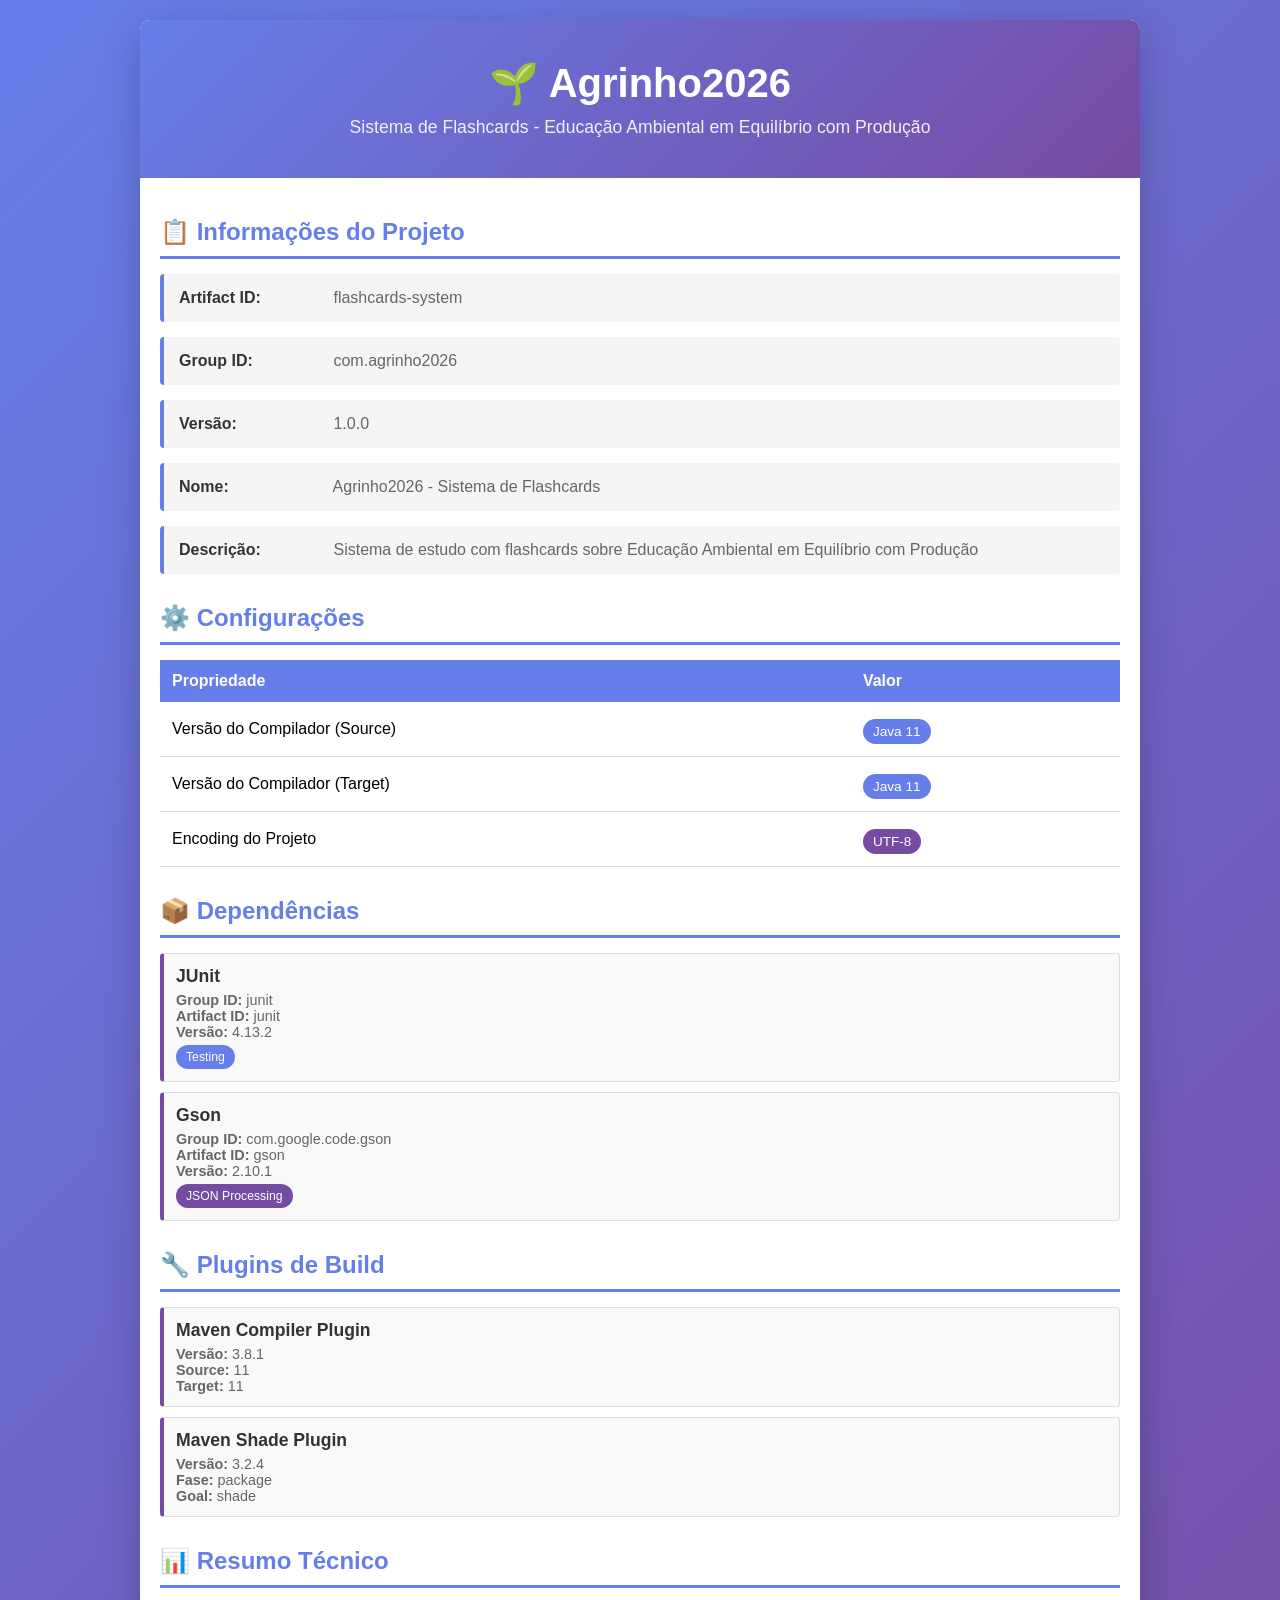
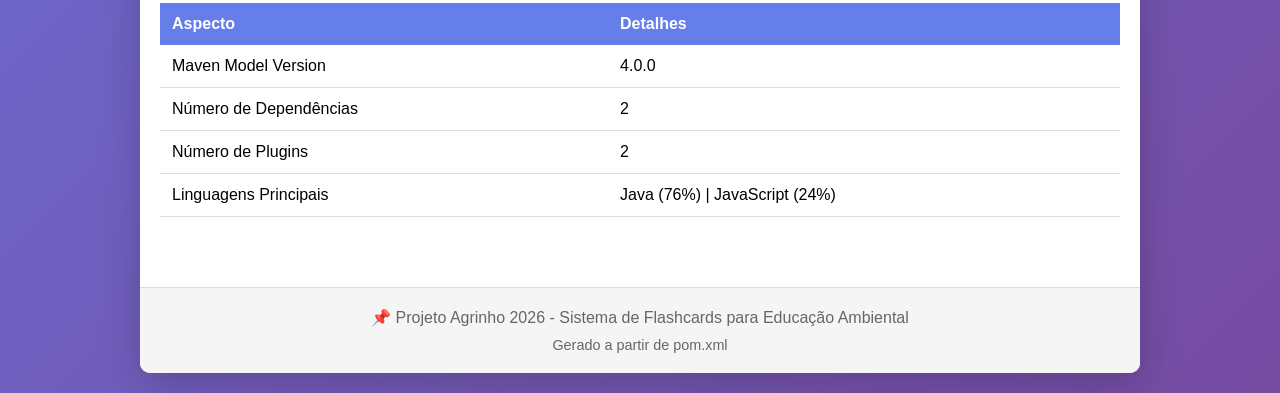
<file: index.html>
<!DOCTYPE html>
<html lang="pt-BR">
<head>
    <meta charset="UTF-8">
    <meta name="viewport" content="width=device-width, initial-scale=1.0">
    <title>Agrinho2026 - Sistema de Flashcards</title>
    <style>
        * {
            margin: 0;
            padding: 0;
            box-sizing: border-box;
        }

        body {
            font-family: 'Segoe UI', Tahoma, Geneva, Verdana, sans-serif;
            background: linear-gradient(135deg, #667eea 0%, #764ba2 100%);
            min-height: 100vh;
            padding: 20px;
        }

        .container {
            max-width: 1000px;
            margin: 0 auto;
            background: white;
            border-radius: 10px;
            box-shadow: 0 10px 40px rgba(0, 0, 0, 0.2);
            overflow: hidden;
        }

        .header {
            background: linear-gradient(135deg, #667eea 0%, #764ba2 100%);
            color: white;
            padding: 40px 20px;
            text-align: center;
        }

        .header h1 {
            font-size: 2.5em;
            margin-bottom: 10px;
        }

        .header p {
            font-size: 1.1em;
            opacity: 0.9;
        }

        .content {
            padding: 40px 20px;
        }

        .section {
            margin-bottom: 30px;
        }

        .section-title {
            font-size: 1.5em;
            color: #667eea;
            margin-bottom: 15px;
            border-bottom: 3px solid #667eea;
            padding-bottom: 10px;
        }

        .info-block {
            background: #f5f5f5;
            border-left: 4px solid #667eea;
            padding: 15px;
            margin-bottom: 15px;
            border-radius: 4px;
        }

        .info-label {
            font-weight: bold;
            color: #333;
            display: inline-block;
            min-width: 150px;
        }

        .info-value {
            color: #666;
        }

        table {
            width: 100%;
            border-collapse: collapse;
            margin-top: 15px;
        }

        table th {
            background: #667eea;
            color: white;
            padding: 12px;
            text-align: left;
            font-weight: bold;
        }

        table td {
            border-bottom: 1px solid #ddd;
            padding: 12px;
        }

        table tr:hover {
            background: #f9f9f9;
        }

        .dependency-item {
            background: #f9f9f9;
            border: 1px solid #ddd;
            padding: 12px;
            margin-bottom: 10px;
            border-radius: 4px;
            border-left: 4px solid #764ba2;
        }

        .dependency-name {
            font-weight: bold;
            color: #333;
            font-size: 1.1em;
        }

        .dependency-detail {
            color: #666;
            margin-top: 5px;
            font-size: 0.9em;
        }

        .badge {
            display: inline-block;
            padding: 5px 10px;
            border-radius: 20px;
            font-size: 0.85em;
            margin-right: 5px;
            margin-top: 5px;
        }

        .badge-primary {
            background: #667eea;
            color: white;
        }

        .badge-secondary {
            background: #764ba2;
            color: white;
        }

        .footer {
            background: #f5f5f5;
            padding: 20px;
            text-align: center;
            color: #666;
            border-top: 1px solid #ddd;
        }

        @media (max-width: 768px) {
            .header h1 {
                font-size: 1.8em;
            }

            .content {
                padding: 20px;
            }

            table {
                font-size: 0.9em;
            }
        }
    </style>
</head>
<body>
    <div class="container">
        <div class="header">
            <h1>🌱 Agrinho2026</h1>
            <p>Sistema de Flashcards - Educação Ambiental em Equilíbrio com Produção</p>
        </div>

        <div class="content">
            <!-- Informações do Projeto -->
            <div class="section">
                <h2 class="section-title">📋 Informações do Projeto</h2>
                <div class="info-block">
                    <span class="info-label">Artifact ID:</span>
                    <span class="info-value">flashcards-system</span>
                </div>
                <div class="info-block">
                    <span class="info-label">Group ID:</span>
                    <span class="info-value">com.agrinho2026</span>
                </div>
                <div class="info-block">
                    <span class="info-label">Versão:</span>
                    <span class="info-value">1.0.0</span>
                </div>
                <div class="info-block">
                    <span class="info-label">Nome:</span>
                    <span class="info-value">Agrinho2026 - Sistema de Flashcards</span>
                </div>
                <div class="info-block">
                    <span class="info-label">Descrição:</span>
                    <span class="info-value">Sistema de estudo com flashcards sobre Educação Ambiental em Equilíbrio com Produção</span>
                </div>
            </div>

            <!-- Configurações -->
            <div class="section">
                <h2 class="section-title">⚙️ Configurações</h2>
                <table>
                    <thead>
                        <tr>
                            <th>Propriedade</th>
                            <th>Valor</th>
                        </tr>
                    </thead>
                    <tbody>
                        <tr>
                            <td>Versão do Compilador (Source)</td>
                            <td><span class="badge badge-primary">Java 11</span></td>
                        </tr>
                        <tr>
                            <td>Versão do Compilador (Target)</td>
                            <td><span class="badge badge-primary">Java 11</span></td>
                        </tr>
                        <tr>
                            <td>Encoding do Projeto</td>
                            <td><span class="badge badge-secondary">UTF-8</span></td>
                        </tr>
                    </tbody>
                </table>
            </div>

            <!-- Dependências -->
            <div class="section">
                <h2 class="section-title">📦 Dependências</h2>
                
                <div class="dependency-item">
                    <div class="dependency-name">JUnit</div>
                    <div class="dependency-detail">
                        <strong>Group ID:</strong> junit<br>
                        <strong>Artifact ID:</strong> junit<br>
                        <strong>Versão:</strong> 4.13.2<br>
                        <span class="badge badge-primary">Testing</span>
                    </div>
                </div>

                <div class="dependency-item">
                    <div class="dependency-name">Gson</div>
                    <div class="dependency-detail">
                        <strong>Group ID:</strong> com.google.code.gson<br>
                        <strong>Artifact ID:</strong> gson<br>
                        <strong>Versão:</strong> 2.10.1<br>
                        <span class="badge badge-secondary">JSON Processing</span>
                    </div>
                </div>
            </div>

            <!-- Plugins -->
            <div class="section">
                <h2 class="section-title">🔧 Plugins de Build</h2>
                
                <div class="dependency-item">
                    <div class="dependency-name">Maven Compiler Plugin</div>
                    <div class="dependency-detail">
                        <strong>Versão:</strong> 3.8.1<br>
                        <strong>Source:</strong> 11<br>
                        <strong>Target:</strong> 11
                    </div>
                </div>

                <div class="dependency-item">
                    <div class="dependency-name">Maven Shade Plugin</div>
                    <div class="dependency-detail">
                        <strong>Versão:</strong> 3.2.4<br>
                        <strong>Fase:</strong> package<br>
                        <strong>Goal:</strong> shade
                    </div>
                </div>
            </div>

            <!-- Resumo Técnico -->
            <div class="section">
                <h2 class="section-title">📊 Resumo Técnico</h2>
                <table>
                    <thead>
                        <tr>
                            <th>Aspecto</th>
                            <th>Detalhes</th>
                        </tr>
                    </thead>
                    <tbody>
                        <tr>
                            <td>Maven Model Version</td>
                            <td>4.0.0</td>
                        </tr>
                        <tr>
                            <td>Número de Dependências</td>
                            <td>2</td>
                        </tr>
                        <tr>
                            <td>Número de Plugins</td>
                            <td>2</td>
                        </tr>
                        <tr>
                            <td>Linguagens Principais</td>
                            <td>Java (76%) | JavaScript (24%)</td>
                        </tr>
                    </tbody>
                </table>
            </div>
        </div>

        <div class="footer">
            <p>📌 Projeto Agrinho 2026 - Sistema de Flashcards para Educação Ambiental</p>
            <p style="margin-top: 10px; font-size: 0.9em;">Gerado a partir de pom.xml</p>
        </div>
    </div>
</body>
</html>
</file>
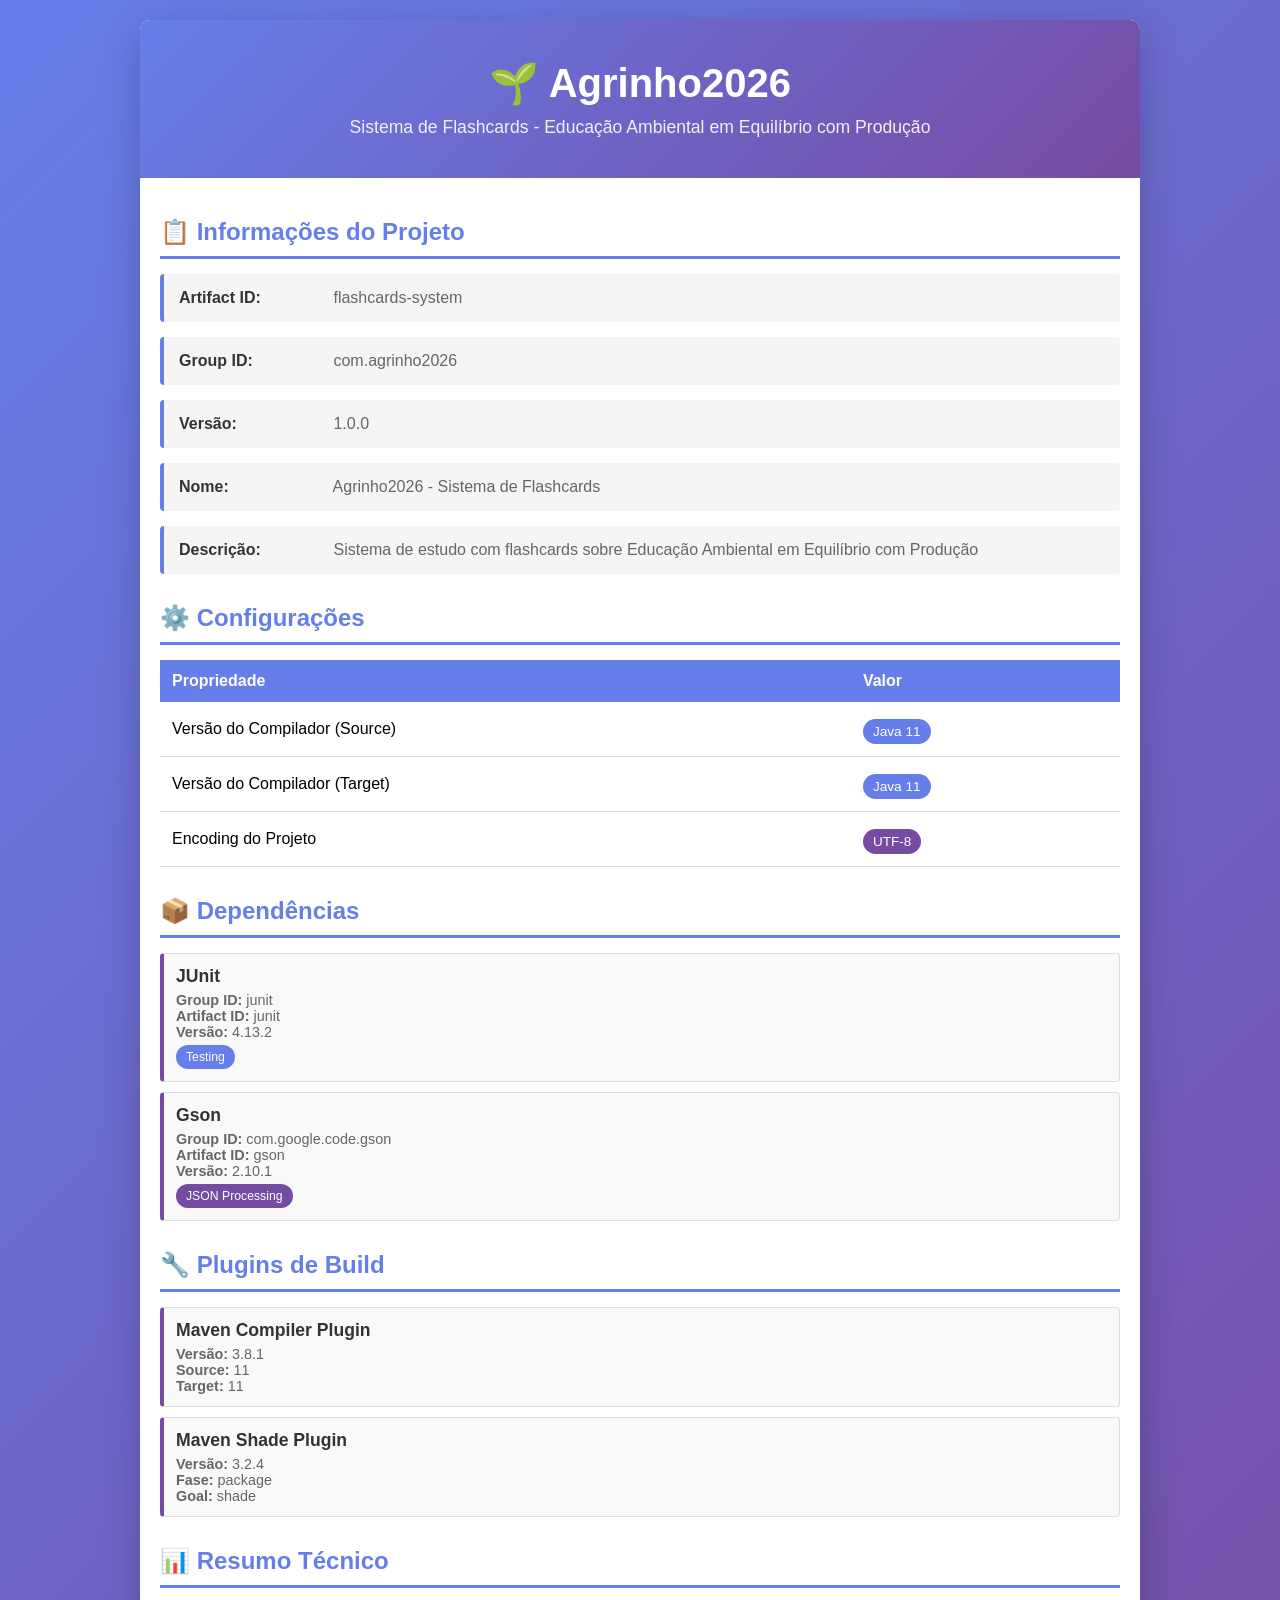
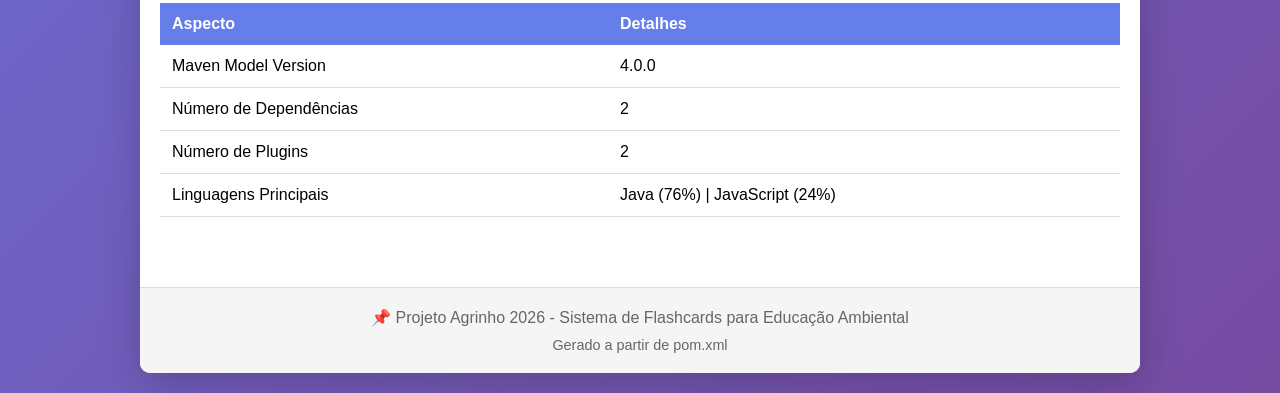
<file: pom.html>
<!DOCTYPE html>
<html lang="pt-BR">
<head>
    <meta charset="UTF-8">
    <meta name="viewport" content="width=device-width, initial-scale=1.0">
    <title>Agrinho2026 - Sistema de Flashcards</title>
    <style>
        * {
            margin: 0;
            padding: 0;
            box-sizing: border-box;
        }

        body {
            font-family: 'Segoe UI', Tahoma, Geneva, Verdana, sans-serif;
            background: linear-gradient(135deg, #667eea 0%, #764ba2 100%);
            min-height: 100vh;
            padding: 20px;
        }

        .container {
            max-width: 1000px;
            margin: 0 auto;
            background: white;
            border-radius: 10px;
            box-shadow: 0 10px 40px rgba(0, 0, 0, 0.2);
            overflow: hidden;
        }

        .header {
            background: linear-gradient(135deg, #667eea 0%, #764ba2 100%);
            color: white;
            padding: 40px 20px;
            text-align: center;
        }

        .header h1 {
            font-size: 2.5em;
            margin-bottom: 10px;
        }

        .header p {
            font-size: 1.1em;
            opacity: 0.9;
        }

        .content {
            padding: 40px 20px;
        }

        .section {
            margin-bottom: 30px;
        }

        .section-title {
            font-size: 1.5em;
            color: #667eea;
            margin-bottom: 15px;
            border-bottom: 3px solid #667eea;
            padding-bottom: 10px;
        }

        .info-block {
            background: #f5f5f5;
            border-left: 4px solid #667eea;
            padding: 15px;
            margin-bottom: 15px;
            border-radius: 4px;
        }

        .info-label {
            font-weight: bold;
            color: #333;
            display: inline-block;
            min-width: 150px;
        }

        .info-value {
            color: #666;
        }

        table {
            width: 100%;
            border-collapse: collapse;
            margin-top: 15px;
        }

        table th {
            background: #667eea;
            color: white;
            padding: 12px;
            text-align: left;
            font-weight: bold;
        }

        table td {
            border-bottom: 1px solid #ddd;
            padding: 12px;
        }

        table tr:hover {
            background: #f9f9f9;
        }

        .dependency-item {
            background: #f9f9f9;
            border: 1px solid #ddd;
            padding: 12px;
            margin-bottom: 10px;
            border-radius: 4px;
            border-left: 4px solid #764ba2;
        }

        .dependency-name {
            font-weight: bold;
            color: #333;
            font-size: 1.1em;
        }

        .dependency-detail {
            color: #666;
            margin-top: 5px;
            font-size: 0.9em;
        }

        .badge {
            display: inline-block;
            padding: 5px 10px;
            border-radius: 20px;
            font-size: 0.85em;
            margin-right: 5px;
            margin-top: 5px;
        }

        .badge-primary {
            background: #667eea;
            color: white;
        }

        .badge-secondary {
            background: #764ba2;
            color: white;
        }

        .footer {
            background: #f5f5f5;
            padding: 20px;
            text-align: center;
            color: #666;
            border-top: 1px solid #ddd;
        }

        @media (max-width: 768px) {
            .header h1 {
                font-size: 1.8em;
            }

            .content {
                padding: 20px;
            }

            table {
                font-size: 0.9em;
            }
        }
    </style>
</head>
<body>
    <div class="container">
        <div class="header">
            <h1>🌱 Agrinho2026</h1>
            <p>Sistema de Flashcards - Educação Ambiental em Equilíbrio com Produção</p>
        </div>

        <div class="content">
            <!-- Informações do Projeto -->
            <div class="section">
                <h2 class="section-title">📋 Informações do Projeto</h2>
                <div class="info-block">
                    <span class="info-label">Artifact ID:</span>
                    <span class="info-value">flashcards-system</span>
                </div>
                <div class="info-block">
                    <span class="info-label">Group ID:</span>
                    <span class="info-value">com.agrinho2026</span>
                </div>
                <div class="info-block">
                    <span class="info-label">Versão:</span>
                    <span class="info-value">1.0.0</span>
                </div>
                <div class="info-block">
                    <span class="info-label">Nome:</span>
                    <span class="info-value">Agrinho2026 - Sistema de Flashcards</span>
                </div>
                <div class="info-block">
                    <span class="info-label">Descrição:</span>
                    <span class="info-value">Sistema de estudo com flashcards sobre Educação Ambiental em Equilíbrio com Produção</span>
                </div>
            </div>

            <!-- Configurações -->
            <div class="section">
                <h2 class="section-title">⚙️ Configurações</h2>
                <table>
                    <thead>
                        <tr>
                            <th>Propriedade</th>
                            <th>Valor</th>
                        </tr>
                    </thead>
                    <tbody>
                        <tr>
                            <td>Versão do Compilador (Source)</td>
                            <td><span class="badge badge-primary">Java 11</span></td>
                        </tr>
                        <tr>
                            <td>Versão do Compilador (Target)</td>
                            <td><span class="badge badge-primary">Java 11</span></td>
                        </tr>
                        <tr>
                            <td>Encoding do Projeto</td>
                            <td><span class="badge badge-secondary">UTF-8</span></td>
                        </tr>
                    </tbody>
                </table>
            </div>

            <!-- Dependências -->
            <div class="section">
                <h2 class="section-title">📦 Dependências</h2>
                
                <div class="dependency-item">
                    <div class="dependency-name">JUnit</div>
                    <div class="dependency-detail">
                        <strong>Group ID:</strong> junit<br>
                        <strong>Artifact ID:</strong> junit<br>
                        <strong>Versão:</strong> 4.13.2<br>
                        <span class="badge badge-primary">Testing</span>
                    </div>
                </div>

                <div class="dependency-item">
                    <div class="dependency-name">Gson</div>
                    <div class="dependency-detail">
                        <strong>Group ID:</strong> com.google.code.gson<br>
                        <strong>Artifact ID:</strong> gson<br>
                        <strong>Versão:</strong> 2.10.1<br>
                        <span class="badge badge-secondary">JSON Processing</span>
                    </div>
                </div>
            </div>

            <!-- Plugins -->
            <div class="section">
                <h2 class="section-title">🔧 Plugins de Build</h2>
                
                <div class="dependency-item">
                    <div class="dependency-name">Maven Compiler Plugin</div>
                    <div class="dependency-detail">
                        <strong>Versão:</strong> 3.8.1<br>
                        <strong>Source:</strong> 11<br>
                        <strong>Target:</strong> 11
                    </div>
                </div>

                <div class="dependency-item">
                    <div class="dependency-name">Maven Shade Plugin</div>
                    <div class="dependency-detail">
                        <strong>Versão:</strong> 3.2.4<br>
                        <strong>Fase:</strong> package<br>
                        <strong>Goal:</strong> shade
                    </div>
                </div>
            </div>

            <!-- Resumo Técnico -->
            <div class="section">
                <h2 class="section-title">📊 Resumo Técnico</h2>
                <table>
                    <thead>
                        <tr>
                            <th>Aspecto</th>
                            <th>Detalhes</th>
                        </tr>
                    </thead>
                    <tbody>
                        <tr>
                            <td>Maven Model Version</td>
                            <td>4.0.0</td>
                        </tr>
                        <tr>
                            <td>Número de Dependências</td>
                            <td>2</td>
                        </tr>
                        <tr>
                            <td>Número de Plugins</td>
                            <td>2</td>
                        </tr>
                        <tr>
                            <td>Linguagens Principais</td>
                            <td>Java (76%) | JavaScript (24%)</td>
                        </tr>
                    </tbody>
                </table>
            </div>
        </div>

        <div class="footer">
            <p>📌 Projeto Agrinho 2026 - Sistema de Flashcards para Educação Ambiental</p>
            <p style="margin-top: 10px; font-size: 0.9em;">Gerado a partir de pom.xml</p>
        </div>
    </div>
</body>
</html>
</file>
